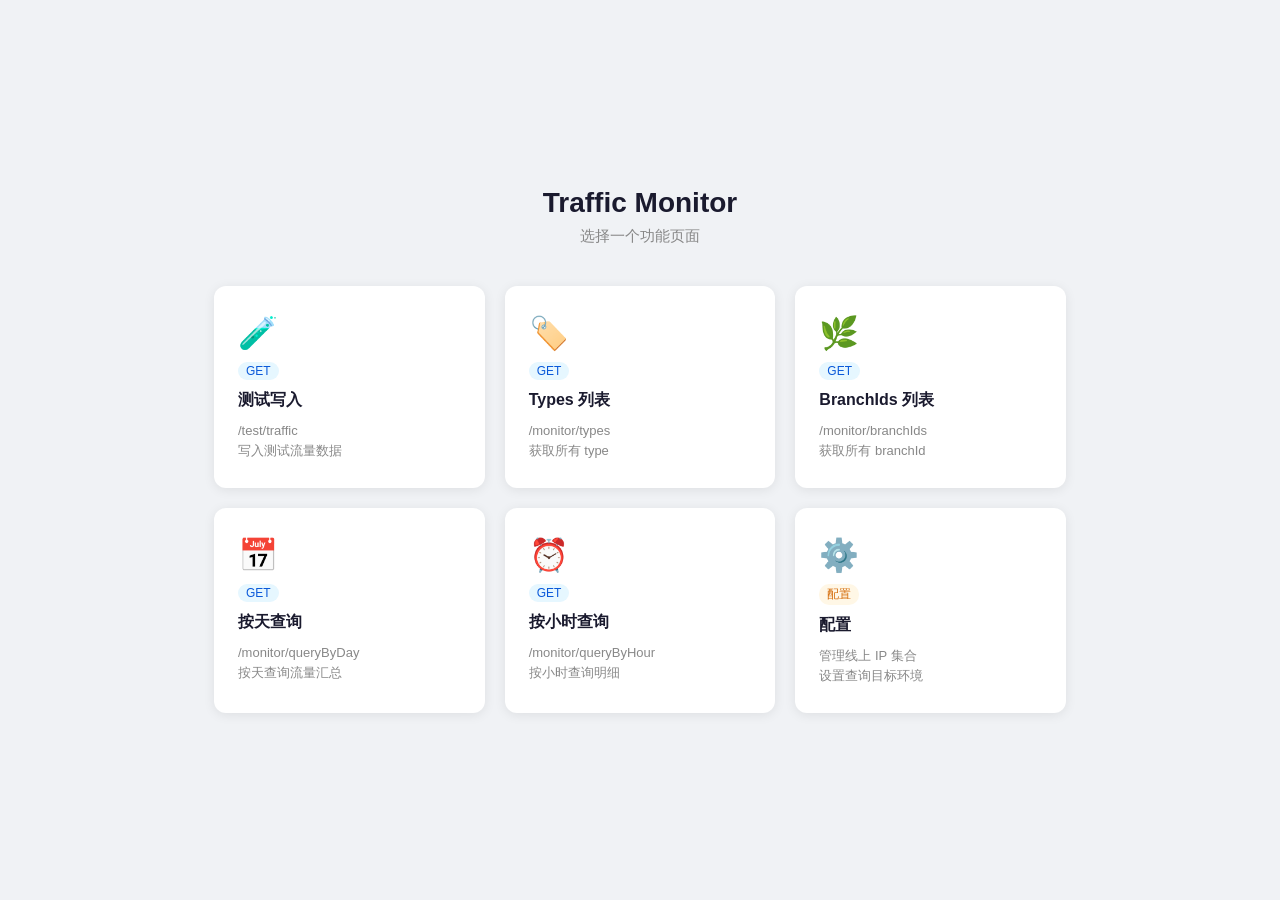
<file: index.html>
<!DOCTYPE html>
<html lang="zh-CN">
<head>
  <meta charset="UTF-8"/>
  <title>Traffic Monitor</title>
  <style>
    *{box-sizing:border-box;margin:0;padding:0}
    body{font-family:'Segoe UI',Arial,sans-serif;background:#f0f2f5;min-height:100vh;display:flex;flex-direction:column;align-items:center;justify-content:center;}
    h1{font-size:28px;color:#1a1a2e;margin-bottom:8px;}
    p{color:#888;margin-bottom:40px;font-size:15px;}
    .grid{display:grid;grid-template-columns:repeat(auto-fit,minmax(220px,1fr));gap:20px;width:100%;max-width:900px;padding:0 24px;}
    .card{background:#fff;border-radius:12px;padding:28px 24px;box-shadow:0 2px 12px rgba(0,0,0,.08);text-decoration:none;color:#333;transition:transform .18s,box-shadow .18s;display:flex;flex-direction:column;gap:10px;}
    .card:hover{transform:translateY(-4px);box-shadow:0 6px 24px rgba(0,0,0,.13);}
    .card .icon{font-size:32px;}
    .card .title{font-size:16px;font-weight:700;color:#1a1a2e;}
    .card .desc{font-size:13px;color:#888;line-height:1.5;}
    .card .method{font-size:12px;background:#e6f7ff;color:#0958d9;padding:2px 8px;border-radius:10px;align-self:flex-start;}
  </style>
</head>
<body>
  <h1>Traffic Monitor</h1>
  <p>选择一个功能页面</p>
  <div class="grid">
    <a class="card" href="test-traffic.html">
      <span class="icon">🧪</span>
      <span class="method">GET</span>
      <span class="title">测试写入</span>
      <span class="desc">/test/traffic<br/>写入测试流量数据</span>
    </a>
    <a class="card" href="types.html">
      <span class="icon">🏷️</span>
      <span class="method">GET</span>
      <span class="title">Types 列表</span>
      <span class="desc">/monitor/types<br/>获取所有 type</span>
    </a>
    <a class="card" href="branch-ids.html">
      <span class="icon">🌿</span>
      <span class="method">GET</span>
      <span class="title">BranchIds 列表</span>
      <span class="desc">/monitor/branchIds<br/>获取所有 branchId</span>
    </a>
    <a class="card" href="query-by-day.html">
      <span class="icon">📅</span>
      <span class="method">GET</span>
      <span class="title">按天查询</span>
      <span class="desc">/monitor/queryByDay<br/>按天查询流量汇总</span>
    </a>
    <a class="card" href="query-by-hour.html">
      <span class="icon">⏰</span>
      <span class="method">GET</span>
      <span class="title">按小时查询</span>
      <span class="desc">/monitor/queryByHour<br/>按小时查询明细</span>
    </a>
    <a class="card" href="settings.html">
      <span class="icon">⚙️</span>
      <span class="method" style="background:#fff7e6;color:#d46b08">配置</span>
      <span class="title">配置</span>
      <span class="desc">管理线上 IP 集合<br/>设置查询目标环境</span>
    </a>
  </div>
</body>
</html>
</file>
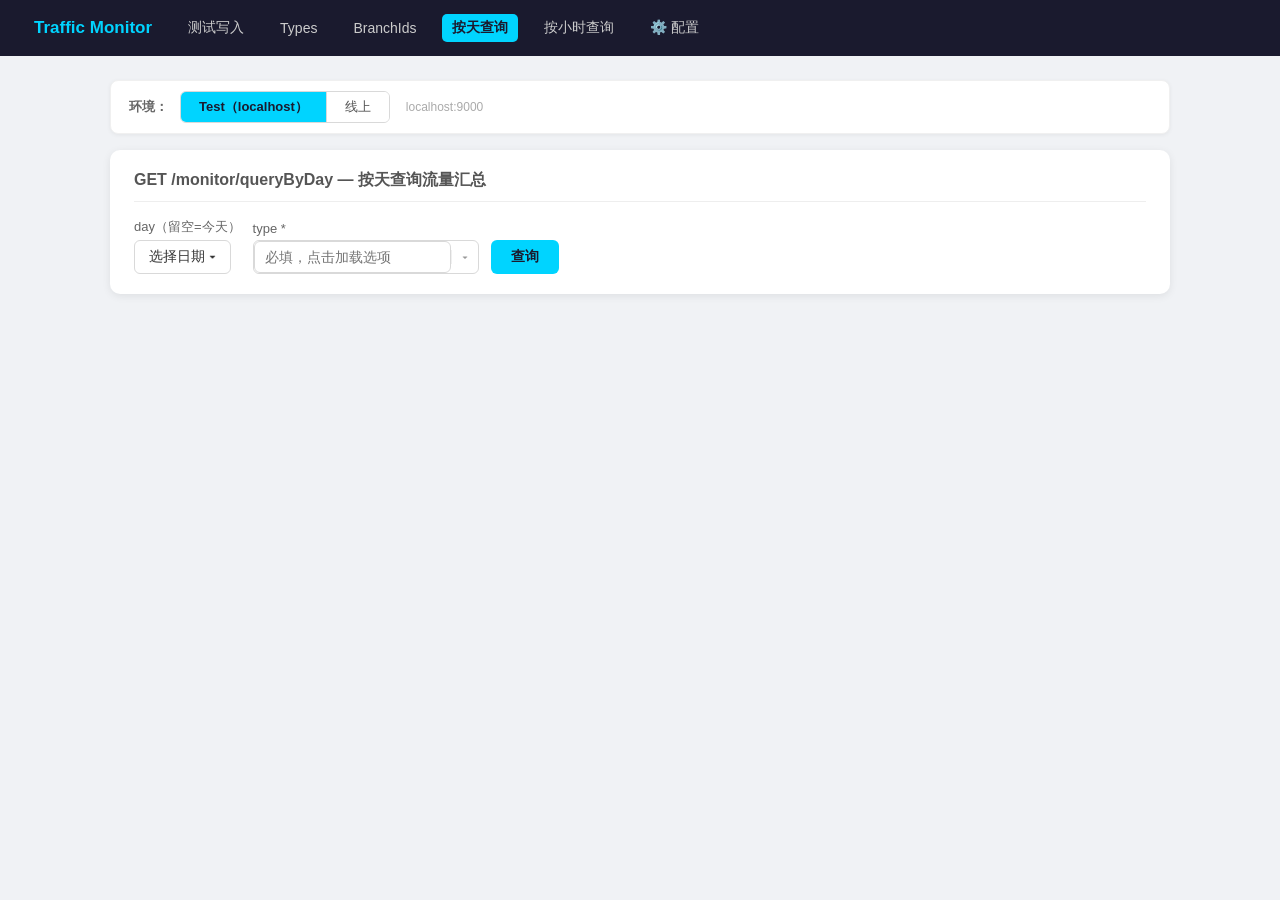
<file: query-by-day.html>
<!DOCTYPE html>
<html lang="zh-CN">
<head>
  <meta charset="UTF-8"/>
  <title>按天查询 - Traffic Monitor</title>
  <link rel="stylesheet" href="common.css"/>
</head>
<body>
<nav class="navbar">
  <a class="logo" href="index.html">Traffic Monitor</a>
  <a href="test-traffic.html">测试写入</a>
  <a href="types.html">Types</a>
  <a href="branch-ids.html">BranchIds</a>
  <a href="query-by-day.html" class="active">按天查询</a>
  <a href="query-by-hour.html">按小时查询</a>
  <a href="settings.html">⚙️ 配置</a>
</nav>
<div class="main">
  <div class="env-bar">
    <span class="env-label">环境：</span>
    <div class="env-switch">
      <button id="btn-test" onclick="switchEnv('test')">Test（localhost）</button>
      <button id="btn-prod" onclick="switchEnv('prod')">线上</button>
    </div>
    <span class="env-tip" id="env-tip"></span>
  </div>
  <div class="card">
    <h2>GET /monitor/queryByDay — 按天查询流量汇总</h2>
    <div class="form-row">
      <div class="form-group">
        <label>day（留空=今天）</label>
        <div id="day-picker"></div>
      </div>
      <div class="form-group">
        <label>type *</label>
        <div id="type-select"></div>
      </div>
      <div class="form-group">
        <label>&nbsp;</label>
        <button class="btn btn-primary" onclick="load()">查询</button>
      </div>
      <div id="mode-btns" class="form-group" style="display:none">
        <label>&nbsp;</label>
        <div style="display:flex;gap:6px;">
          <button id="btn-summary" class="btn btn-mode active-mode" onclick="switchMode('summary')">汇总</button>
          <button id="btn-detail"  class="btn btn-mode"             onclick="switchMode('detail')">详情</button>
        </div>
      </div>
    </div>
    <div id="loading" class="loading"><span class="spinner"></span>加载中...</div>
    <div id="alert" class="alert"></div>
  </div>
  <div id="result"></div>
</div>
<script src="common.js"></script>
<script>
const dayPicker  = new DayPicker('day-picker');
const typeSelect = new TypeSelect('type-select');

let currentMode = 'summary';
let lastData    = null;
let sortDesc    = true;

async function switchEnv(env) {
  setEnv(env);
  refreshEnvBar();
  typeSelect.reload();
  try { await helperSetEnv(env); } catch { /* helper 未运行时静默 */ }
}

function refreshEnvBar() {
  const env = getEnv();
  document.getElementById('btn-test').className = env === 'test' ? 'active-test' : '';
  document.getElementById('btn-prod').className = env === 'prod' ? 'active-prod' : '';
  const ips = loadProdIps();
  document.getElementById('env-tip').textContent =
    env === 'prod' ? (ips.length ? `共 ${ips.length} 个IP，轮询请求` : '⚠️ 未配置线上IP，将降级用 localhost') : 'localhost:9000';
}
refreshEnvBar();

async function load() {
  const day  = dayPicker.getValue();
  const type = typeSelect.getValue().trim();
  if (!type) { showAlert('alert','type 不能为空'); return; }
  const params = new URLSearchParams({ type });
  if (day) params.set('day', day);

  hideAlert('alert');
  setLoading('loading', true);
  document.getElementById('result').innerHTML = '';
  try {
    const resp = await apiFetch(`${getBase()}/monitor/queryByDay?${params}`);
    setLoading('loading', false);
    lastData = resp.body || {};
    document.getElementById('mode-btns').style.display = 'flex';
    renderByMode();
  } catch(e) {
    setLoading('loading', false);
    showAlert('alert', `请求失败: ${e.message}`);
  }
}

function renderByMode() {
  if (currentMode === 'summary') renderSummary(lastData);
  else render(lastData);
}

async function switchMode(mode) {
  currentMode = mode;
  document.getElementById('btn-summary').classList.toggle('active-mode', mode === 'summary');
  document.getElementById('btn-detail').classList.toggle('active-mode', mode === 'detail');
  if (mode === 'detail') {
    await load();
  } else {
    renderSummary(lastData);
  }
}

function toggleSort() {
  sortDesc = !sortDesc;
  renderSummary(lastData);
}

function renderSummary(data) {
  if (!data) return;
  const queryDay = data.queryDay || '';
  const slots = Object.keys(data).filter(k => k !== 'queryDay' && k !== 'all');

  // 聚合：type+branchId+dispatchTs 为 key，累加 count
  const map = new Map();
  slots.forEach(slot => {
    (data[slot] || []).forEach(r => {
      const key = `${r.type}||${r.branchId}||${r.dispatchTs}`;
      if (map.has(key)) {
        map.get(key).allCount += Number(r.count || 0);
      } else {
        map.set(key, {
          type: r.type || '',
          branchId: r.branchId || '',
          dispatchTs: r.dispatchTs || '',
          allCount: Number(r.count || 0)
        });
      }
    });
  });

  let rows = [...map.values()];
  rows.sort((a, b) => sortDesc ? b.allCount - a.allCount : a.allCount - b.allCount);

  const grandTotal = rows.reduce((s, r) => s + r.allCount, 0);
  const sortIcon   = sortDesc ? '↓' : '↑';

  let html = `
    <div class="card">
      <div class="stat-row">
        <div class="stat-box"><div class="stat-val">${escHtml(queryDay)}</div><div class="stat-lbl">查询日期</div></div>
        <div class="stat-box"><div class="stat-val">${fmtNum(grandTotal)}</div><div class="stat-lbl">全天总量</div></div>
        <div class="stat-box"><div class="stat-val">${fmtNum(rows.length)}</div><div class="stat-lbl">聚合条目数</div></div>
      </div>
    </div>`;

  if (rows.length === 0) {
    html += `<div class="card"><p style="color:#aaa;text-align:center;padding:20px">暂无数据</p></div>`;
  } else {
    html += `
      <div class="card">
        <h2>全天汇总（按 type / branchId / dispatchTs 聚合）</h2>
        <div class="table-wrap">
          <table>
            <thead>
              <tr>
                <th>type</th>
                <th>branchId</th>
                <th>dispatchTs</th>
                <th>allCount <button class="sort-btn" onclick="toggleSort()" title="切换排序">${sortIcon}</button></th>
              </tr>
            </thead>
            <tbody>
              ${rows.map(r => `
                <tr>
                  <td>${escHtml(r.type)}</td>
                  <td>${escHtml(r.branchId)}</td>
                  <td>${fmtTs(r.dispatchTs)}</td>
                  <td class="num">${fmtNum(r.allCount)}</td>
                </tr>`).join('')}
            </tbody>
          </table>
        </div>
      </div>`;
  }

  document.getElementById('result').innerHTML = html;
}

function fmtTs(ts) {
  if (!ts) return '';
  const s = String(ts);
  if (s.length === 10) return `${s.slice(0,4)}/${s.slice(4,6)}/${s.slice(6,8)}/${s.slice(8,10)}`;
  return s;
}

function fmtNum(n) {
  const s = String(Number(n||0));
  return s.replace(/\B(?=(\d{4})+(?!\d))/g, ',');
}

function render(data) {
  const queryDay = data.queryDay || '';
  const slots = Object.keys(data).filter(k => k !== 'queryDay' && k !== 'all');
  let grandTotal = 0;
  const allRows = data.all || [];
  allRows.forEach(r => grandTotal += Number(r.count||0));

  let html = `
    <div class="card">
      <div class="stat-row">
        <div class="stat-box"><div class="stat-val">${escHtml(queryDay)}</div><div class="stat-lbl">查询日期</div></div>
        <div class="stat-box"><div class="stat-val">${fmtNum(grandTotal)}</div><div class="stat-lbl">全天总量</div></div>
      </div>
    </div>`;

  if (slots.length === 0) {
    html += `<div class="card"><p style="color:#aaa;text-align:center;padding:20px">暂无数据</p></div>`;
  }

  slots.forEach(slot => {
    const rows = data[slot];
    if (!Array.isArray(rows) || rows.length === 0) return;
    const slotTotal = rows.reduce((s,r)=>s+Number(r.count||0),0);
    html += `
      <div class="card">
        <h2>时间槽：${fmtTs(slot)} &nbsp;<span class="tag tag-blue">合计 ${fmtNum(slotTotal)}</span></h2>
        <div class="table-wrap">
          <table>
            <thead><tr><th>type</th><th>branchId</th><th>dispatchTs</th><th>count</th></tr></thead>
            <tbody>
              ${rows.map(r=>`
                <tr>
                  <td>${escHtml(r.type||'')}</td>
                  <td>${escHtml(r.branchId||'')}</td>
                  <td>${fmtTs(r.dispatchTs)}</td>
                  <td class="num">${fmtNum(r.count)}</td>
                </tr>`).join('')}
            </tbody>
          </table>
        </div>
      </div>`;
  });
  document.getElementById('result').innerHTML = html;
}
</script>
</body>
</html>
</file>
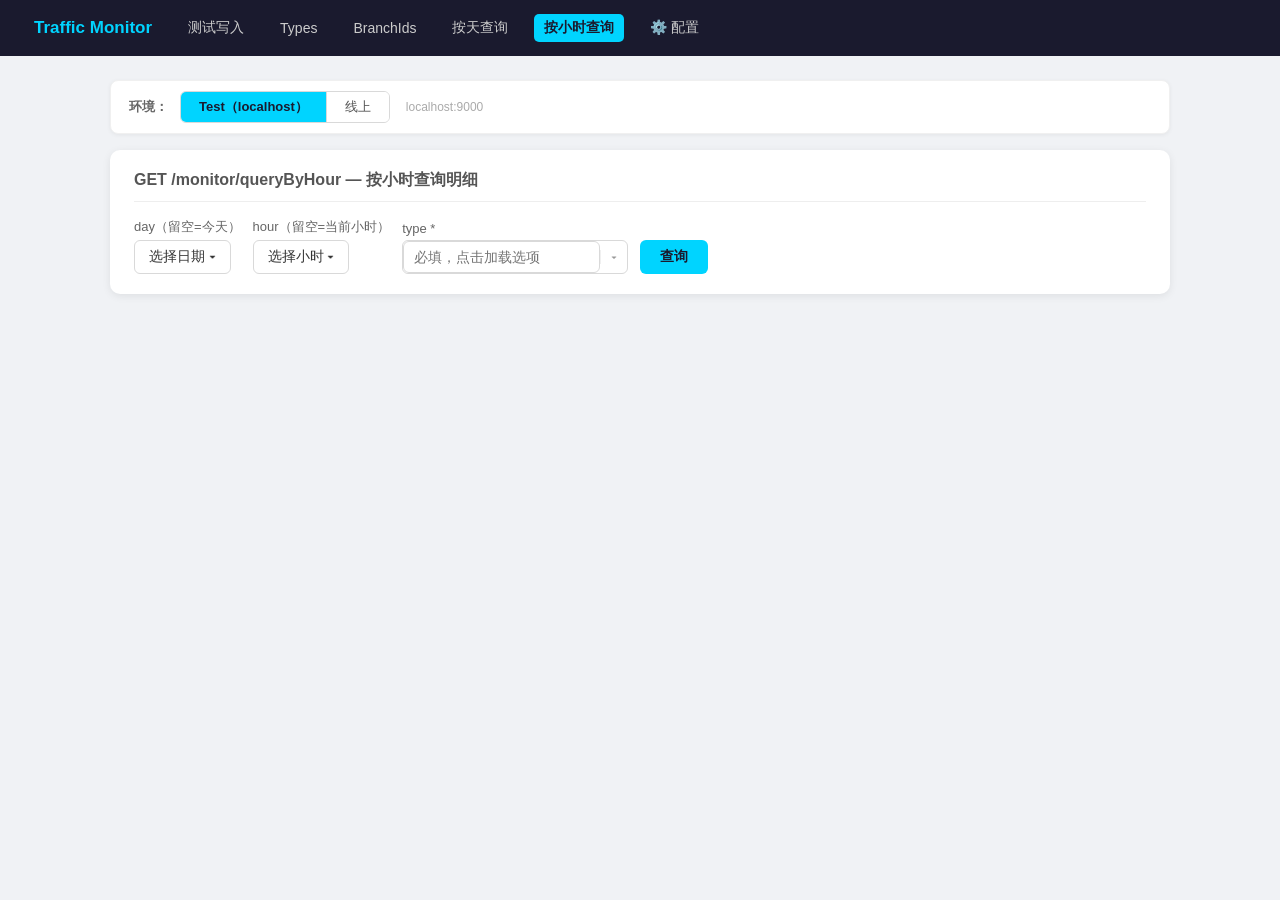
<file: query-by-hour.html>
<!DOCTYPE html>
<html lang="zh-CN">
<head>
  <meta charset="UTF-8"/>
  <title>按小时查询 - Traffic Monitor</title>
  <link rel="stylesheet" href="common.css"/>
</head>
<body>
<nav class="navbar">
  <a class="logo" href="index.html">Traffic Monitor</a>
  <a href="test-traffic.html">测试写入</a>
  <a href="types.html">Types</a>
  <a href="branch-ids.html">BranchIds</a>
  <a href="query-by-day.html">按天查询</a>
  <a href="query-by-hour.html" class="active">按小时查询</a>
  <a href="settings.html">⚙️ 配置</a>
</nav>
<div class="main">
  <div class="env-bar">
    <span class="env-label">环境：</span>
    <div class="env-switch">
      <button id="btn-test" onclick="switchEnv('test')">Test（localhost）</button>
      <button id="btn-prod" onclick="switchEnv('prod')">线上</button>
    </div>
    <span class="env-tip" id="env-tip"></span>
  </div>
  <div class="card">
    <h2>GET /monitor/queryByHour — 按小时查询明细</h2>
    <div class="form-row">
      <div class="form-group">
        <label>day（留空=今天）</label>
        <div id="day-picker"></div>
      </div>
      <div class="form-group">
        <label>hour（留空=当前小时）</label>
        <div id="hour-picker"></div>
      </div>
      <div class="form-group">
        <label>type *</label>
        <div id="type-select"></div>
      </div>
      <div class="form-group">
        <label>&nbsp;</label>
        <button class="btn btn-primary" onclick="load()">查询</button>
      </div>
    </div>
    <div id="loading" class="loading"><span class="spinner"></span>加载中...</div>
    <div id="alert" class="alert"></div>
  </div>
  <div id="result"></div>
</div>
<script src="common.js"></script>
<script>
const dayPicker  = new DayPicker('day-picker');
const hourPicker = new HourPicker('hour-picker');
const typeSelect = new TypeSelect('type-select');

async function switchEnv(env) {
  setEnv(env);
  refreshEnvBar();
  typeSelect.reload();
  try { await helperSetEnv(env); } catch { /* helper 未运行时静默 */ }
}

function refreshEnvBar() {
  const env = getEnv();
  document.getElementById('btn-test').className = env === 'test' ? 'active-test' : '';
  document.getElementById('btn-prod').className = env === 'prod' ? 'active-prod' : '';
  const ips = loadProdIps();
  document.getElementById('env-tip').textContent =
    env === 'prod' ? (ips.length ? `共 ${ips.length} 个IP，轮询请求` : '⚠️ 未配置线上IP，将降级用 localhost') : 'localhost:9000';
}
refreshEnvBar();

async function load() {
  const day  = dayPicker.getValue();
  const hour = hourPicker.getValue();
  const type = typeSelect.getValue().trim();
  if (!type) { showAlert('alert','type 不能为空'); return; }
  const params = new URLSearchParams({ type });
  if (day)  params.set('day', day);
  if (hour) params.set('hour', hour);

  hideAlert('alert');
  setLoading('loading', true);
  document.getElementById('result').innerHTML = '';
  try {
    const resp = await apiFetch(`${getBase()}/monitor/queryByHour?${params}`);
    setLoading('loading', false);
    render(resp.body || {});
  } catch(e) {
    setLoading('loading', false);
    showAlert('alert', `请求失败: ${e.message}`);
  }
}

function fmtTs(ts) {
  if (!ts) return '';
  const s = String(ts);
  if (s.length === 10) return `${s.slice(0,4)}/${s.slice(4,6)}/${s.slice(6,8)}/${s.slice(8,10)}`;
  return s;
}

function fmtNum(n) {
  const s = String(Number(n||0));
  return s.replace(/\B(?=(\d{4})+(?!\d))/g, ',');
}

let _lastData = null;
let _sortByCount = false;

function render(data) {
  _lastData = data;
  _sortByCount = false;
  renderTable(data, false);
}

function toggleSort() {
  _sortByCount = !_sortByCount;
  renderTable(_lastData, _sortByCount);
}

function renderTable(data, sortByCount) {
  const queryDay  = data.queryDay  || '';
  const queryHour = data.queryHour || '';
  const allRow    = data.all       || {};
  let items       = (data.items    || []).slice();

  if (sortByCount) {
    items.sort((a, b) => Number(b.count||0) - Number(a.count||0));
  }

  const sortBtnLabel = sortByCount ? '取消排序' : '按 count 排序';

  let html = `
    <div class="card">
      <div class="stat-row">
        <div class="stat-box"><div class="stat-val">${escHtml(queryDay)}</div><div class="stat-lbl">查询日期</div></div>
        <div class="stat-box"><div class="stat-val">${escHtml(queryHour)} 时</div><div class="stat-lbl">查询小时</div></div>
        <div class="stat-box"><div class="stat-val">${fmtNum(allRow.count)}</div><div class="stat-lbl">本小时总量</div></div>
        <div class="stat-box"><div class="stat-val">${items.length}</div><div class="stat-lbl">明细条数</div></div>
      </div>
    </div>
    <div class="card">
      <div style="display:flex;align-items:center;justify-content:space-between;margin-bottom:10px">
        <h2 style="margin:0">明细列表</h2>
        <button class="btn btn-primary" onclick="toggleSort()">${sortBtnLabel}</button>
      </div>
      <div class="table-wrap">
        <table>
          <thead><tr><th>type</th><th>branchId</th><th>dispatchTs</th><th>count</th></tr></thead>
          <tbody>
            <tr class="all-row">
              <td>ALL</td><td>ALL</td><td></td>
              <td class="num">${fmtNum(allRow.count)}</td>
            </tr>
            ${items.length ? items.map(r=>`
              <tr>
                <td>${escHtml(r.type||'')}</td>
                <td>${escHtml(r.branchId||'')}</td>
                <td>${fmtTs(r.dispatchTs)}</td>
                <td class="num">${fmtNum(r.count)}</td>
              </tr>`).join('') : '<tr><td colspan="4" style="text-align:center;color:#aaa">暂无数据</td></tr>'}
          </tbody>
        </table>
      </div>
    </div>`;
  document.getElementById('result').innerHTML = html;
}
</script>
</body>
</html>
</file>
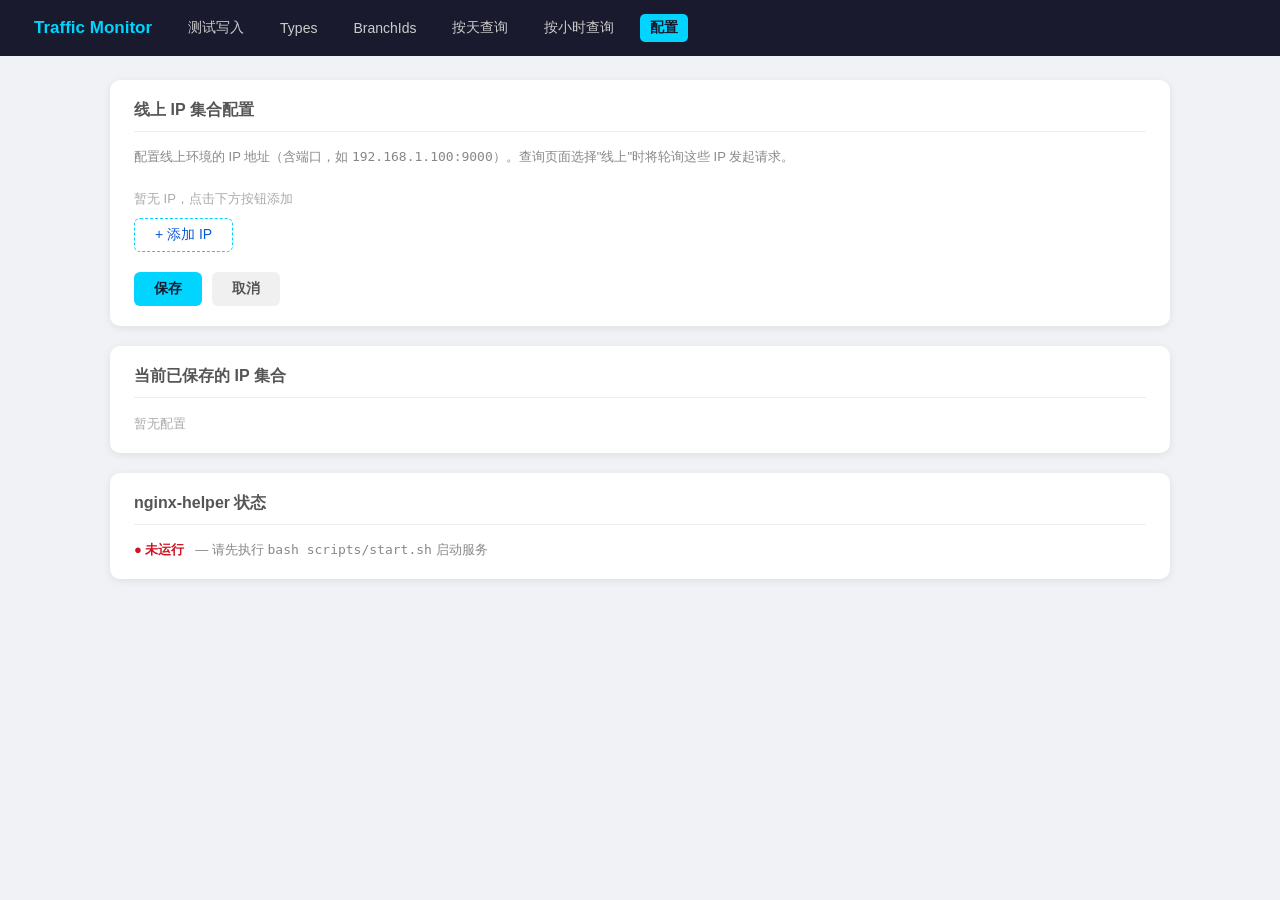
<file: settings.html>
<!DOCTYPE html>
<html lang="zh-CN">
<head>
  <meta charset="UTF-8"/>
  <title>配置 - Traffic Monitor</title>
  <link rel="stylesheet" href="common.css"/>
  <style>
    .ip-list{display:flex;flex-direction:column;gap:8px;margin-top:12px;}
    .ip-item{display:flex;align-items:center;gap:8px;}
    .ip-item input{flex:1;border:1px solid #d9d9d9;border-radius:6px;padding:7px 10px;font-size:14px;outline:none;}
    .ip-item input:focus{border-color:#00d4ff;}
    .btn-del{background:none;border:1px solid #ffa39e;color:#cf1322;border-radius:6px;padding:6px 12px;cursor:pointer;font-size:13px;}
    .btn-del:hover{background:#fff2f0;}
    .btn-add{margin-top:10px;background:none;border:1px dashed #00d4ff;color:#0958d9;border-radius:6px;padding:7px 20px;cursor:pointer;font-size:14px;}
    .btn-add:hover{background:#e6f7ff;}
    .ip-badge{display:inline-block;background:#f0f2f5;border:1px solid #d9d9d9;border-radius:5px;padding:3px 10px;font-size:13px;font-family:monospace;color:#333;}
    .empty-tip{color:#aaa;font-size:13px;margin-top:8px;}
    .nginx-cmd-box{background:#1e1e2e;color:#cdd6f4;border-radius:8px;padding:14px 16px;font-size:13px;font-family:monospace;margin-top:12px;white-space:pre-wrap;word-break:break-all;line-height:1.7;}
    .nginx-cmd-box .cmd-label{color:#a6e3a1;font-weight:700;display:block;margin-bottom:6px;}
    .copy-btn{margin-top:8px;background:none;border:1px solid #555;color:#cdd6f4;border-radius:5px;padding:4px 14px;font-size:12px;cursor:pointer;}
    .copy-btn:hover{border-color:#00d4ff;color:#00d4ff;}
  </style>
</head>
<body>
<nav class="navbar">
  <a class="logo" href="index.html">Traffic Monitor</a>
  <a href="test-traffic.html">测试写入</a>
  <a href="types.html">Types</a>
  <a href="branch-ids.html">BranchIds</a>
  <a href="query-by-day.html">按天查询</a>
  <a href="query-by-hour.html">按小时查询</a>
  <a href="settings.html" class="active">配置</a>
</nav>
<div class="main">
  <div class="card">
    <h2>线上 IP 集合配置</h2>
    <p style="font-size:13px;color:#888;margin-bottom:16px;">
      配置线上环境的 IP 地址（含端口，如 <code>192.168.1.100:9000</code>）。查询页面选择"线上"时将轮询这些 IP 发起请求。
    </p>
    <div id="ip-list" class="ip-list"></div>
    <button class="btn-add" onclick="addIp()">+ 添加 IP</button>
    <div style="margin-top:20px;display:flex;gap:10px;">
      <button class="btn btn-primary" onclick="save()">保存</button>
      <button class="btn" style="background:#f0f0f0;color:#555" onclick="cancel()">取消</button>
    </div>
    <div id="alert" class="alert" style="margin-top:12px;"></div>
  </div>
  <div class="card">
    <h2>当前已保存的 IP 集合</h2>
    <div id="saved-ips"></div>
  </div>
  <div class="card">
    <h2>nginx-helper 状态</h2>
    <div id="helper-status" style="font-size:13px;color:#888;">检测中...</div>
  </div>
</div>
<script src="common.js"></script>
<script>
let editList = [];

// ── helper 状态检测 ──────────────────────────────────────────
async function checkHelper() {
  const el = document.getElementById('helper-status');
  try {
    const s = await helperStatus();
    el.innerHTML = `<span style="color:#52c41a;font-weight:700;">● 运行中</span>
      &nbsp;|&nbsp; 当前环境：<b>${s.env === 'prod' ? '线上' : 'Test'}</b>
      &nbsp;|&nbsp; 已配置 IP：${s.ips && s.ips.length ? s.ips.map(ip => `<span class="ip-badge">${escHtml(ip)}</span>`).join(' ') : '<span style="color:#aaa">无</span>'}`;
  } catch {
    el.innerHTML = `<span style="color:#cf1322;font-weight:700;">● 未运行</span>
      &nbsp; — 请先执行 <code>bash scripts/start.sh</code> 启动服务`;
  }
}

function renderSaved() {
  const ips = loadProdIps();
  const el = document.getElementById('saved-ips');
  el.innerHTML = ips.length
    ? ips.map(ip => `<span class="ip-badge">${escHtml(ip)}</span>`).join(' ')
    : '<span class="empty-tip">暂无配置</span>';
}

function renderEditList() {
  const container = document.getElementById('ip-list');
  if (editList.length === 0) {
    container.innerHTML = '<span class="empty-tip">暂无 IP，点击下方按钮添加</span>';
    return;
  }
  container.innerHTML = editList.map((ip, i) => `
    <div class="ip-item">
      <input type="text" value="${escHtml(ip)}" placeholder="如 10.61.193.114:8080" data-idx="${i}" oninput="editList[${i}]=this.value"/>
      <button class="btn-del" onclick="removeIp(${i})">删除</button>
    </div>`).join('');
}

function addIp() {
  editList.push('');
  renderEditList();
  const inputs = document.querySelectorAll('#ip-list input');
  if (inputs.length) inputs[inputs.length - 1].focus();
}

function removeIp(i) {
  editList.splice(i, 1);
  renderEditList();
}

async function save() {
  document.querySelectorAll('#ip-list input').forEach((inp, i) => { editList[i] = inp.value.trim(); });
  const filtered = editList.map(s => s.trim()).filter(s => s.length > 0);
  saveProdIps(filtered);
  editList = [...filtered];
  renderEditList();
  renderSaved();

  // 自动调 helper 更新 Nginx upstream
  try {
    const res = await helperSetUpstream(filtered);
    if (res.ok) {
      showAlert('alert', `保存成功，Nginx upstream 已自动更新（共 ${filtered.length} 个 IP）`, 'success');
    } else {
      showAlert('alert', `IP 已保存，但 Nginx 更新失败：${res.error}`, 'error');
    }
  } catch {
    showAlert('alert', 'IP 已保存到本地，但 nginx-helper 未运行，Nginx 未更新', 'error');
  }
  checkHelper();
}

function cancel() {
  editList = [...loadProdIps()];
  renderEditList();
  hideAlert('alert');
}

// init
editList = [...loadProdIps()];
renderEditList();
renderSaved();
checkHelper();
</script>
</body>
</html>
</file>
<file: common.css>
*{box-sizing:border-box;margin:0;padding:0}
body{font-family:'Segoe UI',Arial,sans-serif;background:#f0f2f5;color:#333;}
.navbar{background:#1a1a2e;color:#fff;padding:0 24px;display:flex;align-items:center;height:56px;gap:16px;}
.navbar .logo{font-size:17px;font-weight:700;color:#00d4ff;text-decoration:none;}
.navbar a{color:#ccc;text-decoration:none;font-size:14px;padding:5px 10px;border-radius:5px;}
.navbar a:hover{background:rgba(255,255,255,.1);color:#fff;}
.navbar a.active{background:#00d4ff;color:#1a1a2e;font-weight:600;}
.main{max-width:1100px;margin:24px auto;padding:0 20px;}
.card{background:#fff;border-radius:10px;padding:20px 24px;box-shadow:0 2px 8px rgba(0,0,0,.08);margin-bottom:20px;}
.card h2{font-size:16px;color:#555;margin-bottom:16px;padding-bottom:10px;border-bottom:1px solid #eee;}
.form-row{display:flex;flex-wrap:wrap;gap:12px;align-items:flex-end;}
.form-group{display:flex;flex-direction:column;gap:4px;}
.form-group label{font-size:13px;color:#666;}
.form-group input{border:1px solid #d9d9d9;border-radius:6px;padding:7px 10px;font-size:14px;outline:none;min-width:160px;}
.form-group input:focus{border-color:#00d4ff;}
.btn{padding:8px 20px;border-radius:6px;border:none;cursor:pointer;font-size:14px;font-weight:600;transition:opacity .2s;}
.btn:hover{opacity:.85;}
.btn-primary{background:#00d4ff;color:#1a1a2e;}
.btn-success{background:#52c41a;color:#fff;}
.alert{padding:10px 16px;border-radius:6px;margin-top:12px;font-size:14px;display:none;}
.alert.show{display:block;}
.alert-error{background:#fff2f0;color:#cf1322;border:1px solid #ffa39e;}
.alert-success{background:#f6ffed;color:#389e0d;border:1px solid #b7eb8f;}
.loading{display:none;text-align:center;padding:20px;color:#999;}
.loading.show{display:block;}
.spinner{display:inline-block;width:18px;height:18px;border:3px solid #f0f0f0;border-top-color:#00d4ff;border-radius:50%;animation:spin .7s linear infinite;margin-right:8px;vertical-align:middle;}
@keyframes spin{to{transform:rotate(360deg)}}
.tag{display:inline-block;padding:2px 10px;border-radius:12px;font-size:12px;font-weight:600;margin:3px;}
.tag-blue{background:#e6f7ff;color:#1890ff;border:1px solid #91d5ff;}
.tag-green{background:#f6ffed;color:#52c41a;border:1px solid #b7eb8f;}
.stat-row{display:flex;gap:16px;flex-wrap:wrap;margin-bottom:16px;}
.stat-box{flex:1;min-width:130px;background:linear-gradient(135deg,#667eea22,#764ba222);border-radius:8px;padding:14px 18px;border:1px solid #e8eaf6;}
.stat-box .stat-val{font-size:26px;font-weight:700;color:#1a1a2e;}
.stat-box .stat-lbl{font-size:12px;color:#888;margin-top:4px;}
.table-wrap{overflow-x:auto;}
table{width:100%;border-collapse:collapse;font-size:14px;}
th{background:#fafafa;color:#666;font-weight:600;padding:10px 12px;text-align:left;border-bottom:2px solid #f0f0f0;}
td{padding:9px 12px;border-bottom:1px solid #f5f5f5;}
tr:hover td{background:#fafeff;}
.num{font-weight:700;color:#1890ff;}
.all-row td{background:#fffbe6;font-weight:700;}
pre.json-box{background:#1e1e2e;color:#cdd6f4;border-radius:8px;padding:16px;font-size:13px;overflow-x:auto;max-height:400px;overflow-y:auto;line-height:1.6;}

/* ── DayPicker / HourPicker ── */
.dtp-trigger{background:#fff;border:1px solid #d9d9d9;border-radius:6px;padding:7px 14px;font-size:14px;cursor:pointer;color:#333;white-space:nowrap;transition:border-color .2s;}
.dtp-trigger:hover{border-color:#00d4ff;}
.dtp-panel{display:none;position:absolute;z-index:9999;background:#fff;border:1px solid #ddd;border-radius:10px;box-shadow:0 6px 24px rgba(0,0,0,.15);padding:12px 12px 48px;width:224px;user-select:none;}
.dtp-hour-panel{width:210px;}
.dtp-nav{display:flex;align-items:center;justify-content:space-between;margin-bottom:8px;}
.dtp-title{font-size:14px;font-weight:700;color:#1a1a2e;}
.dtp-arrow{background:none;border:none;cursor:pointer;font-size:24px;color:#555;line-height:1;padding:0 6px;border-radius:4px;}
.dtp-arrow:hover{background:#f0f0f0;}
.dtp-week{display:grid;grid-template-columns:repeat(7,1fr);text-align:center;font-size:11px;color:#aaa;margin-bottom:4px;}
.dtp-days,.dtp-hour-grid{display:grid;grid-template-columns:repeat(7,1fr);gap:2px;}
.dtp-day{height:28px;display:flex;align-items:center;justify-content:center;font-size:13px;border-radius:5px;cursor:pointer;transition:background .15s;}
.dtp-empty{cursor:default!important;pointer-events:none;}
.dtp-day:not(.dtp-empty):hover{background:#e6f7ff;}
.dtp-today{color:#1890ff;font-weight:700;}
.dtp-sel{background:#00d4ff!important;color:#1a1a2e!important;font-weight:700;}
.dtp-footer{position:absolute;bottom:0;left:0;right:0;display:flex;justify-content:flex-end;gap:8px;padding:8px 12px;border-top:1px solid #f0f0f0;background:#fff;border-radius:0 0 10px 10px;}
.dtp-clear{background:none;border:1px solid #d9d9d9;border-radius:5px;padding:4px 12px;font-size:13px;cursor:pointer;color:#666;}
.dtp-clear:hover{border-color:#ff4d4f;color:#ff4d4f;}
.dtp-confirm{background:#00d4ff;border:none;border-radius:5px;padding:4px 14px;font-size:13px;cursor:pointer;color:#1a1a2e;font-weight:600;}
.dtp-confirm:hover{opacity:.85;}

/* ── Env Switch Bar ── */
.env-bar{display:flex;align-items:center;gap:12px;background:#fff;border-radius:8px;padding:10px 18px;margin-bottom:16px;box-shadow:0 1px 4px rgba(0,0,0,.06);border:1px solid #f0f0f0;}
.env-bar .env-label{font-size:13px;color:#666;font-weight:600;}
.env-switch{display:flex;border:1px solid #d9d9d9;border-radius:6px;overflow:hidden;}
.env-switch button{background:#fff;border:none;padding:6px 18px;font-size:13px;cursor:pointer;color:#555;transition:background .15s,color .15s;}
.env-switch button:hover{background:#f5f5f5;}
.env-switch button.active-test{background:#00d4ff;color:#1a1a2e;font-weight:700;}
.env-switch button.active-prod{background:#52c41a;color:#fff;font-weight:700;}
.env-switch button:first-child{border-right:1px solid #d9d9d9;}
.env-bar .env-tip{font-size:12px;color:#aaa;margin-left:4px;}

/* ── TypeSelect ── */
.ts-wrap{position:relative;display:inline-block;min-width:200px;}
.ts-input-row{display:flex;align-items:center;border:1px solid #d9d9d9;border-radius:6px;background:#fff;transition:border-color .2s;overflow:hidden;}
.ts-input-row:focus-within{border-color:#00d4ff;}
.ts-input{flex:1;border:none;outline:none;padding:7px 10px;font-size:14px;background:transparent;min-width:0;}
.ts-arrow{padding:0 10px;cursor:pointer;color:#999;font-size:12px;background:none;border:none;border-left:1px solid #f0f0f0;height:100%;display:flex;align-items:center;}
.ts-arrow:hover{color:#00d4ff;}
.ts-dropdown{display:none;position:absolute;z-index:9999;top:calc(100% + 4px);left:0;right:0;background:#fff;border:1px solid #ddd;border-radius:8px;box-shadow:0 6px 20px rgba(0,0,0,.12);max-height:220px;overflow-y:auto;}
.ts-dropdown.open{display:block;}
.ts-item{padding:8px 12px;font-size:14px;cursor:pointer;transition:background .12s;}
.ts-item:hover,.ts-item.active{background:#e6f7ff;color:#0958d9;}
.ts-loading{padding:10px 12px;font-size:13px;color:#aaa;}
.ts-empty{padding:10px 12px;font-size:13px;color:#aaa;}

/* ── 详情/汇总 模式切换按钮 ── */
.btn-mode{background:#fff;color:#555;border:1px solid #d9d9d9;}
.btn-mode.active-mode{background:#00d4ff;color:#1a1a2e;border-color:#00d4ff;}

/* ── 汇总表排序按钮 ── */
.sort-btn{background:none;border:none;cursor:pointer;font-size:13px;color:#1890ff;padding:0 4px;vertical-align:middle;}
.sort-btn:hover{color:#0050b3;}
</file>
